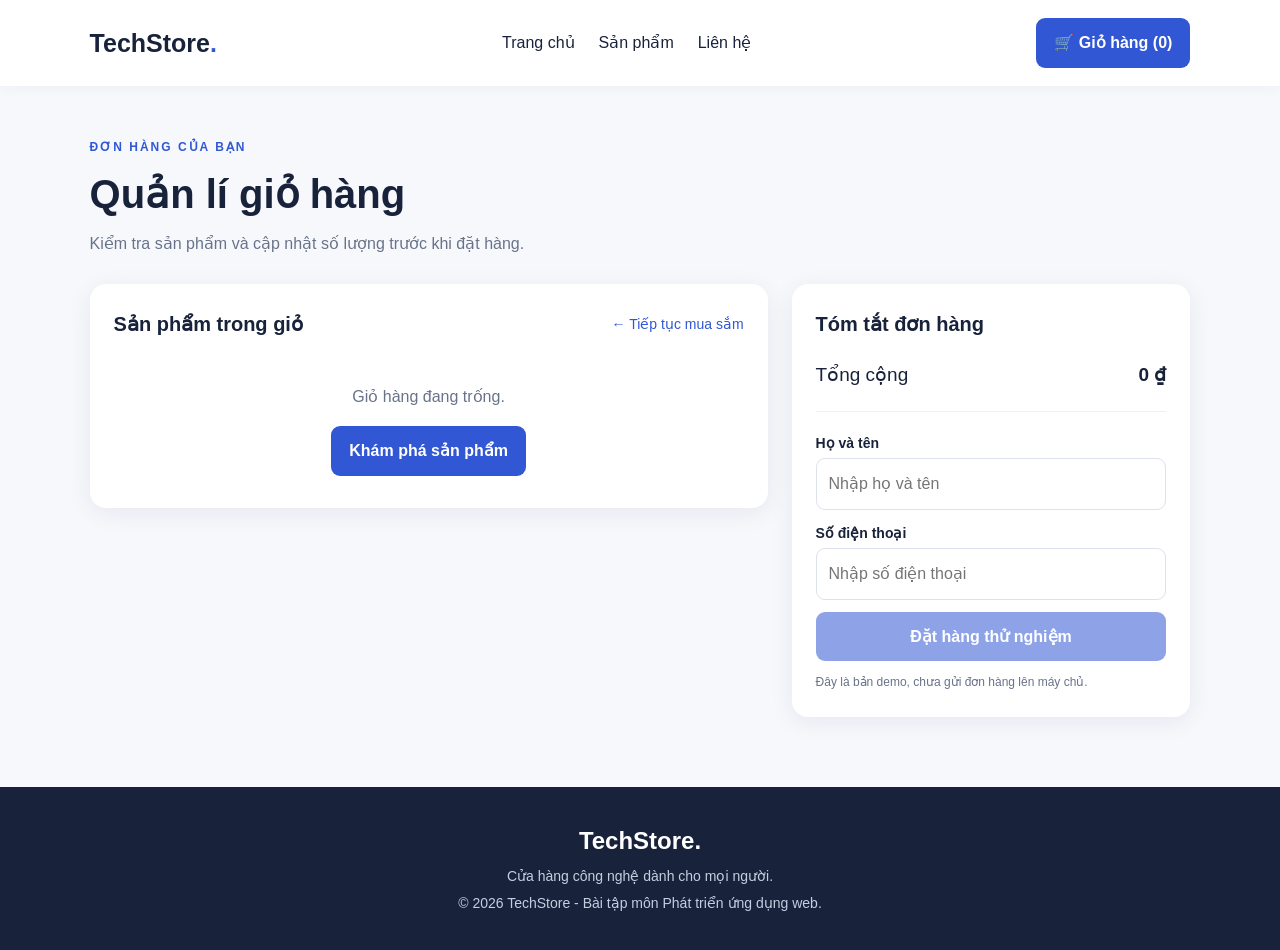
<file: cart.html>
<!DOCTYPE html>
<html lang="vi">
<head>
    <meta charset="UTF-8">
    <meta name="viewport" content="width=device-width, initial-scale=1.0">
    <title>Giỏ hàng - TechStore</title>
    <link rel="stylesheet" href="style.css">
</head>
<body>
    <header>
        <a href="index.html" class="logo">TechStore<span>.</span></a>
        <nav>
            <a href="QuanLyWebBanHang.html">Trang chủ</a>
            <a href="index.html#products">Sản phẩm</a>
            <a href="index.html#footer">Liên hệ</a>
        </nav>
        <a class="cart-button current-page" href="cart.html" aria-current="page">
            🛒 Giỏ hàng (<span id="cart-count">0</span>)
        </a>
    </header>

    <main>
        <section class="cart-page">
            <div class="cart-page-heading">
                <p class="eyebrow">ĐƠN HÀNG CỦA BẠN</p>
                <h1>Quản lí giỏ hàng</h1>
                <p>Kiểm tra sản phẩm và cập nhật số lượng trước khi đặt hàng.</p>
            </div>

            <div class="cart-layout">
                <section class="cart-content" aria-labelledby="cart-items-heading">
                    <div class="cart-heading">
                        <h2 id="cart-items-heading">Sản phẩm trong giỏ</h2>
                        <a href="index.html#products">← Tiếp tục mua sắm</a>
                    </div>
                    <div id="cart-items"></div>
                </section>

                <aside class="cart-summary">
                    <h2>Tóm tắt đơn hàng</h2>
                    <div class="cart-total">
                        <span>Tổng cộng</span>
                        <strong id="cart-total">0 ₫</strong>
                    </div>
                    <form id="checkout-form">
                        <label for="customer">Họ và tên</label>
                        <input id="customer" name="customer"
                               placeholder="Nhập họ và tên"
                               required maxlength="100">
                        <label for="phone">Số điện thoại</label>
                        <input id="phone" name="phone"
                               placeholder="Nhập số điện thoại"
                               type="tel" required pattern="[0-9]{10,11}"
                               title="Nhập số điện thoại gồm 10 hoặc 11 chữ số">
                        <button class="primary-button" type="submit">
                            Đặt hàng thử nghiệm
                        </button>
                    </form>
                    <p class="note">Đây là bản demo, chưa gửi đơn hàng lên máy chủ.</p>
                </aside>
            </div>
        </section>
    </main>

    <footer id="footer">
        <h2>TechStore.</h2>
        <p>Cửa hàng công nghệ dành cho mọi người.</p>
        <p>© 2026 TechStore - Bài tập môn Phát triển ứng dụng web.</p>
    </footer>

    <div id="toast" class="toast" role="status" aria-live="polite"></div>
    <script src="script.js"></script>
</body>
</html>
</file>
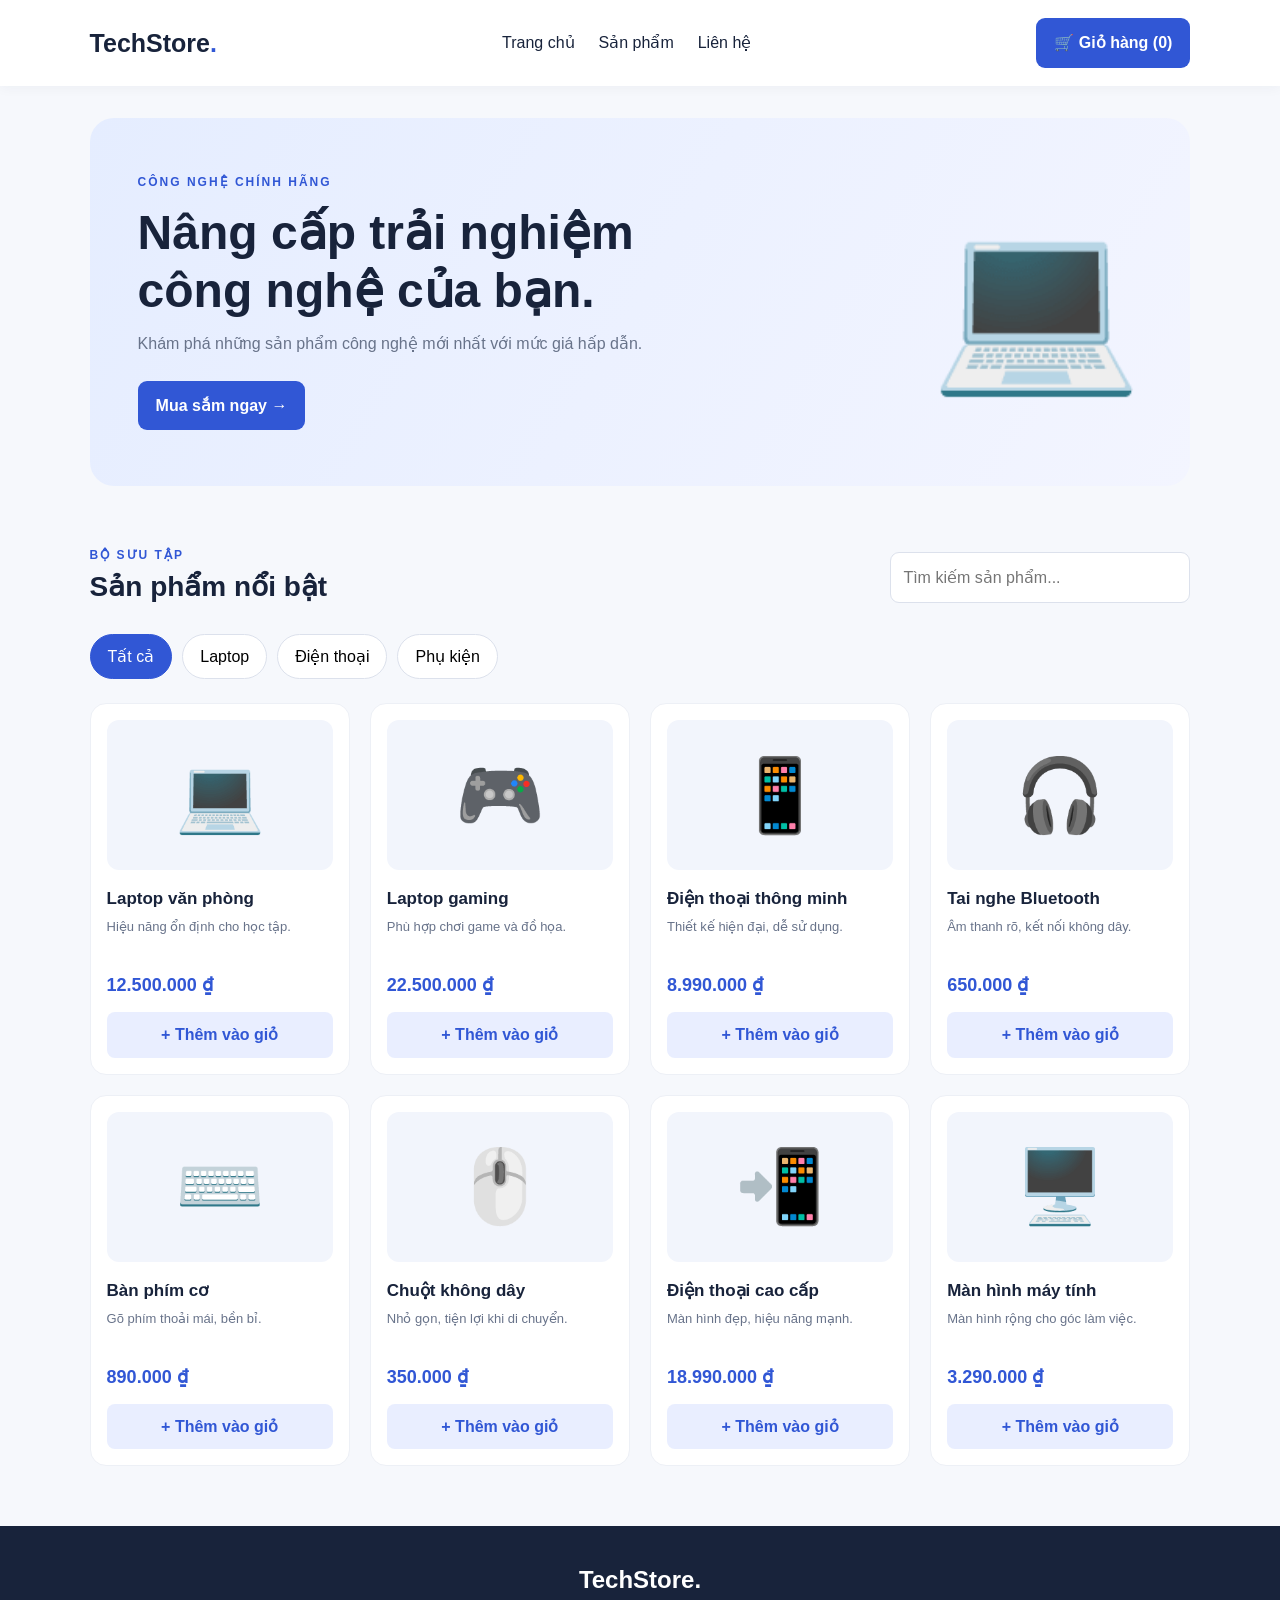
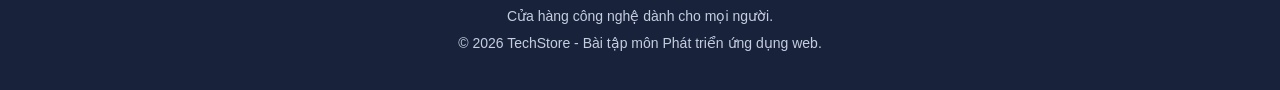
<file: QuanLyWebBanHang.html>
<!DOCTYPE html>
<html lang="vi">
<head>
    <meta charset="UTF-8">
    <meta name="viewport" content="width=device-width, initial-scale=1.0">
    <title>TechStore - Cửa hàng công nghệ</title>
    <link rel="stylesheet" href="style.css">
</head>
<body>
    <header>
        <a href="#" class="logo">TechStore<span>.</span></a>
        <nav>
            <a href="#home">Trang chủ</a>
            <a href="#products">Sản phẩm</a>
            <a href="#footer">Liên hệ</a>
        </nav>
        <a class="cart-button" href="cart.html">
            🛒 Giỏ hàng (<span id="cart-count">0</span>)
        </a>
    </header>

    <main>
        <section class="hero" id="home">
            <div>
                <p class="eyebrow">CÔNG NGHỆ CHÍNH HÃNG</p>
                <h1>Nâng cấp trải nghiệm<br>công nghệ của bạn.</h1>
                <p>Khám phá những sản phẩm công nghệ mới nhất
                   với mức giá hấp dẫn.</p>
                <a href="#products" class="primary-button">
                    Mua sắm ngay →
                </a>
            </div>
            <div class="hero-icon">💻</div>
        </section>

        <section class="products-section" id="products">
            <div class="section-heading">
                <div>
                    <p class="eyebrow">BỘ SƯU TẬP</p>
                    <h2>Sản phẩm nổi bật</h2>
                </div>
                <input
                    id="search"
                    type="search"
                    placeholder="Tìm kiếm sản phẩm..."
                    aria-label="Tìm kiếm sản phẩm"
                >
            </div>

            <div class="categories">
                <button class="category active" data-category="Tất cả">Tất cả</button>
                <button class="category" data-category="Laptop">Laptop</button>
                <button class="category" data-category="Điện thoại">Điện thoại</button>
                <button class="category" data-category="Phụ kiện">Phụ kiện</button>
            </div>

            <div id="product-list" class="product-grid"></div>
            <p id="empty-message" hidden>Không tìm thấy sản phẩm phù hợp.</p>
        </section>

    </main>

    <footer id="footer">
        <h2>TechStore.</h2>
        <p>Cửa hàng công nghệ dành cho mọi người.</p>
        <p>© 2026 TechStore - Bài tập môn Phát triển ứng dụng web.</p>
    </footer>

    <div id="toast" class="toast" role="status" aria-live="polite"></div>
    <script src="script.js"></script>
</body>
</html>
</file>
<file: style.css>
* {
    box-sizing: border-box;
    margin: 0;
    padding: 0;
}

:root {
    --primary: #3157d5;
    --dark: #18233b;
    --muted: #68738a;
    --background: #f6f8fc;
}

html {
    scroll-behavior: smooth;
}

body {
    font-family: Arial, sans-serif;
    color: var(--dark);
    background: var(--background);
    line-height: 1.6;
}

header {
    display: flex;
    align-items: center;
    justify-content: space-between;
    gap: 20px;
    padding: 18px 7%;
    background: white;
    position: sticky;
    top: 0;
    z-index: 10;
    box-shadow: 0 2px 12px #17233b0b;
}

.logo {
    font-size: 25px;
    font-weight: 800;
    text-decoration: none;
    color: var(--dark);
}

.logo span {
    color: var(--primary);
}

nav {
    display: flex;
    gap: 24px;
}

nav a {
    color: var(--dark);
    text-decoration: none;
}

nav a:hover {
    color: var(--primary);
}

button, input {
    font: inherit;
}

button {
    cursor: pointer;
}

.cart-button, .primary-button {
    background: var(--primary);
    color: white;
    border: 0;
    border-radius: 9px;
    padding: 12px 18px;
    font-weight: bold;
}

.cart-button {
    text-decoration: none;
    white-space: nowrap;
}

.cart-button:hover, .primary-button:hover {
    background: #2446b8;
}

.primary-button:disabled {
    cursor: not-allowed;
    opacity: .55;
}

.hero {
    margin: 32px auto;
    width: 86%;
    min-height: 310px;
    padding: 48px;
    border-radius: 24px;
    background: linear-gradient(120deg, #e5edff, #f3f5ff);
    display: flex;
    align-items: center;
    justify-content: space-between;
    gap: 24px;
}

.eyebrow {
    color: var(--primary);
    font-size: 12px;
    font-weight: 800;
    letter-spacing: 2px;
}

.hero h1 {
    font-size: clamp(30px, 4vw, 48px);
    line-height: 1.2;
    margin: 12px 0;
}

.hero p:not(.eyebrow) {
    color: var(--muted);
    margin-bottom: 24px;
}

.hero-icon {
    font-size: clamp(90px, 15vw, 170px);
}

.primary-button {
    display: inline-block;
    text-decoration: none;
    text-align: center;
}

.products-section {
    width: 86%;
    margin: 60px auto;
}

.section-heading, .cart-heading {
    display: flex;
    align-items: center;
    justify-content: space-between;
    gap: 20px;
}

.section-heading h2, .cart-heading h2 {
    font-size: 28px;
}

#search, #checkout-form input {
    padding: 12px;
    border: 1px solid #dce1ec;
    border-radius: 9px;
    background: white;
    min-width: 0;
}

#search {
    width: min(300px, 100%);
}

.categories {
    display: flex;
    flex-wrap: wrap;
    gap: 10px;
    margin: 24px 0;
}

.category {
    border: 1px solid #dce1ec;
    background: white;
    padding: 9px 17px;
    border-radius: 30px;
}

.category.active {
    color: white;
    background: var(--primary);
    border-color: var(--primary);
}

.product-grid {
    display: grid;
    grid-template-columns: repeat(4, minmax(0, 1fr));
    gap: 20px;
}

.product-card {
    background: white;
    border: 1px solid #edf0f6;
    border-radius: 16px;
    padding: 16px;
    transition: transform .2s, box-shadow .2s;
}

.product-card:hover {
    transform: translateY(-4px);
    box-shadow: 0 10px 28px #18233b12;
}

.product-image {
    height: 150px;
    display: grid;
    place-items: center;
    background: #f2f5fc;
    border-radius: 12px;
    font-size: 72px;
    margin-bottom: 15px;
}

.product-card h3 {
    font-size: 17px;
    margin-bottom: 5px;
}

.product-card .description {
    color: var(--muted);
    font-size: 13px;
    min-height: 42px;
}

.price {
    color: var(--primary);
    font-size: 18px;
    font-weight: bold;
    margin: 12px 0;
}

.add-button {
    width: 100%;
    padding: 10px;
    border: 0;
    border-radius: 8px;
    background: #e9eeff;
    color: var(--primary);
    font-weight: bold;
}

.add-button:hover {
    background: var(--primary);
    color: white;
}

.cart-page {
    width: 86%;
    margin: 52px auto 70px;
}

.cart-page-heading {
    margin-bottom: 28px;
}

.cart-page-heading h1 {
    font-size: clamp(30px, 4vw, 40px);
    margin: 5px 0;
}

.cart-page-heading > p:last-child {
    color: var(--muted);
}

.cart-layout {
    display: grid;
    grid-template-columns: minmax(0, 1.7fr) minmax(280px, 1fr);
    align-items: start;
    gap: 24px;
}

.cart-content, .cart-summary {
    background: white;
    border-radius: 16px;
    padding: 24px;
    box-shadow: 0 5px 24px #18233b12;
}

.cart-heading {
    margin-bottom: 20px;
}

.cart-heading h2, .cart-summary h2 {
    font-size: 20px;
}

.cart-heading a {
    color: var(--primary);
    text-decoration: none;
    font-size: 14px;
}

.cart-item {
    display: flex;
    justify-content: space-between;
    align-items: center;
    gap: 12px;
    padding: 14px 0;
    border-bottom: 1px solid #edf0f6;
}

.cart-item p {
    color: var(--muted);
    font-size: 14px;
}

.cart-product {
    display: flex;
    align-items: center;
    gap: 14px;
    min-width: 0;
}

.cart-product-image {
    flex: 0 0 64px;
    height: 64px;
    display: grid;
    place-items: center;
    background: #f2f5fc;
    border-radius: 10px;
    font-size: 32px;
}

.cart-line-total {
    display: block;
    color: var(--primary);
    margin-top: 3px;
}

.quantity {
    display: flex;
    align-items: center;
    gap: 10px;
    flex-shrink: 0;
}

.quantity button {
    border: 1px solid #dce1ec;
    border-radius: 6px;
    background: white;
    padding: 3px 9px;
}

.remove-button {
    color: #c43d4b;
    border: 0 !important;
}

.cart-total {
    display: flex;
    justify-content: space-between;
    padding: 20px 0;
    font-size: 19px;
    border-bottom: 1px solid #edf0f6;
    margin-bottom: 20px;
}

#checkout-form {
    display: grid;
    gap: 12px;
}

#checkout-form label {
    font-size: 14px;
    font-weight: bold;
    margin-bottom: -8px;
}

.empty-cart {
    padding: 24px 0 8px;
    text-align: center;
}

.empty-cart p {
    color: var(--muted);
    margin-bottom: 16px;
}

.note {
    color: var(--muted);
    font-size: 12px;
    margin-top: 12px;
}

.toast {
    position: fixed;
    bottom: 20px;
    right: 20px;
    background: var(--dark);
    color: white;
    padding: 12px 20px;
    border-radius: 10px;
    display: none;
    z-index: 20;
}

footer {
    text-align: center;
    background: var(--dark);
    color: white;
    padding: 35px 15px;
}

footer p {
    color: #c6cde0;
    font-size: 14px;
    margin-top: 5px;
}

[hidden] {
    display: none !important;
}

@media (max-width: 900px) {
    .product-grid {
        grid-template-columns: repeat(2, minmax(0, 1fr));
    }

    header {
        flex-wrap: wrap;
    }

    nav {
        gap: 12px;
    }
}

@media (max-width: 560px) {
    header {
        padding: 14px 5%;
    }

    nav {
        order: 3;
        width: 100%;
        justify-content: space-between;
    }

    .hero {
        width: 92%;
        padding: 28px 22px;
    }

    .hero-icon {
        display: none;
    }

    .products-section {
        width: 92%;
    }

    .cart-page {
        width: 92%;
        margin: 36px auto 48px;
    }

    .section-heading {
        align-items: flex-start;
        flex-direction: column;
    }

    #search {
        width: 100%;
    }

    .product-grid {
        gap: 12px;
    }

    .product-card {
        padding: 10px;
    }

    .product-image {
        height: 110px;
        font-size: 55px;
    }

    .product-card h3 {
        font-size: 15px;
    }

    .cart-content, .cart-summary {
        padding: 16px;
    }

    .cart-layout {
        grid-template-columns: 1fr;
    }

    .cart-item {
        align-items: flex-start;
        flex-direction: column;
    }

    .quantity {
        align-self: flex-end;
    }
}
</file>
